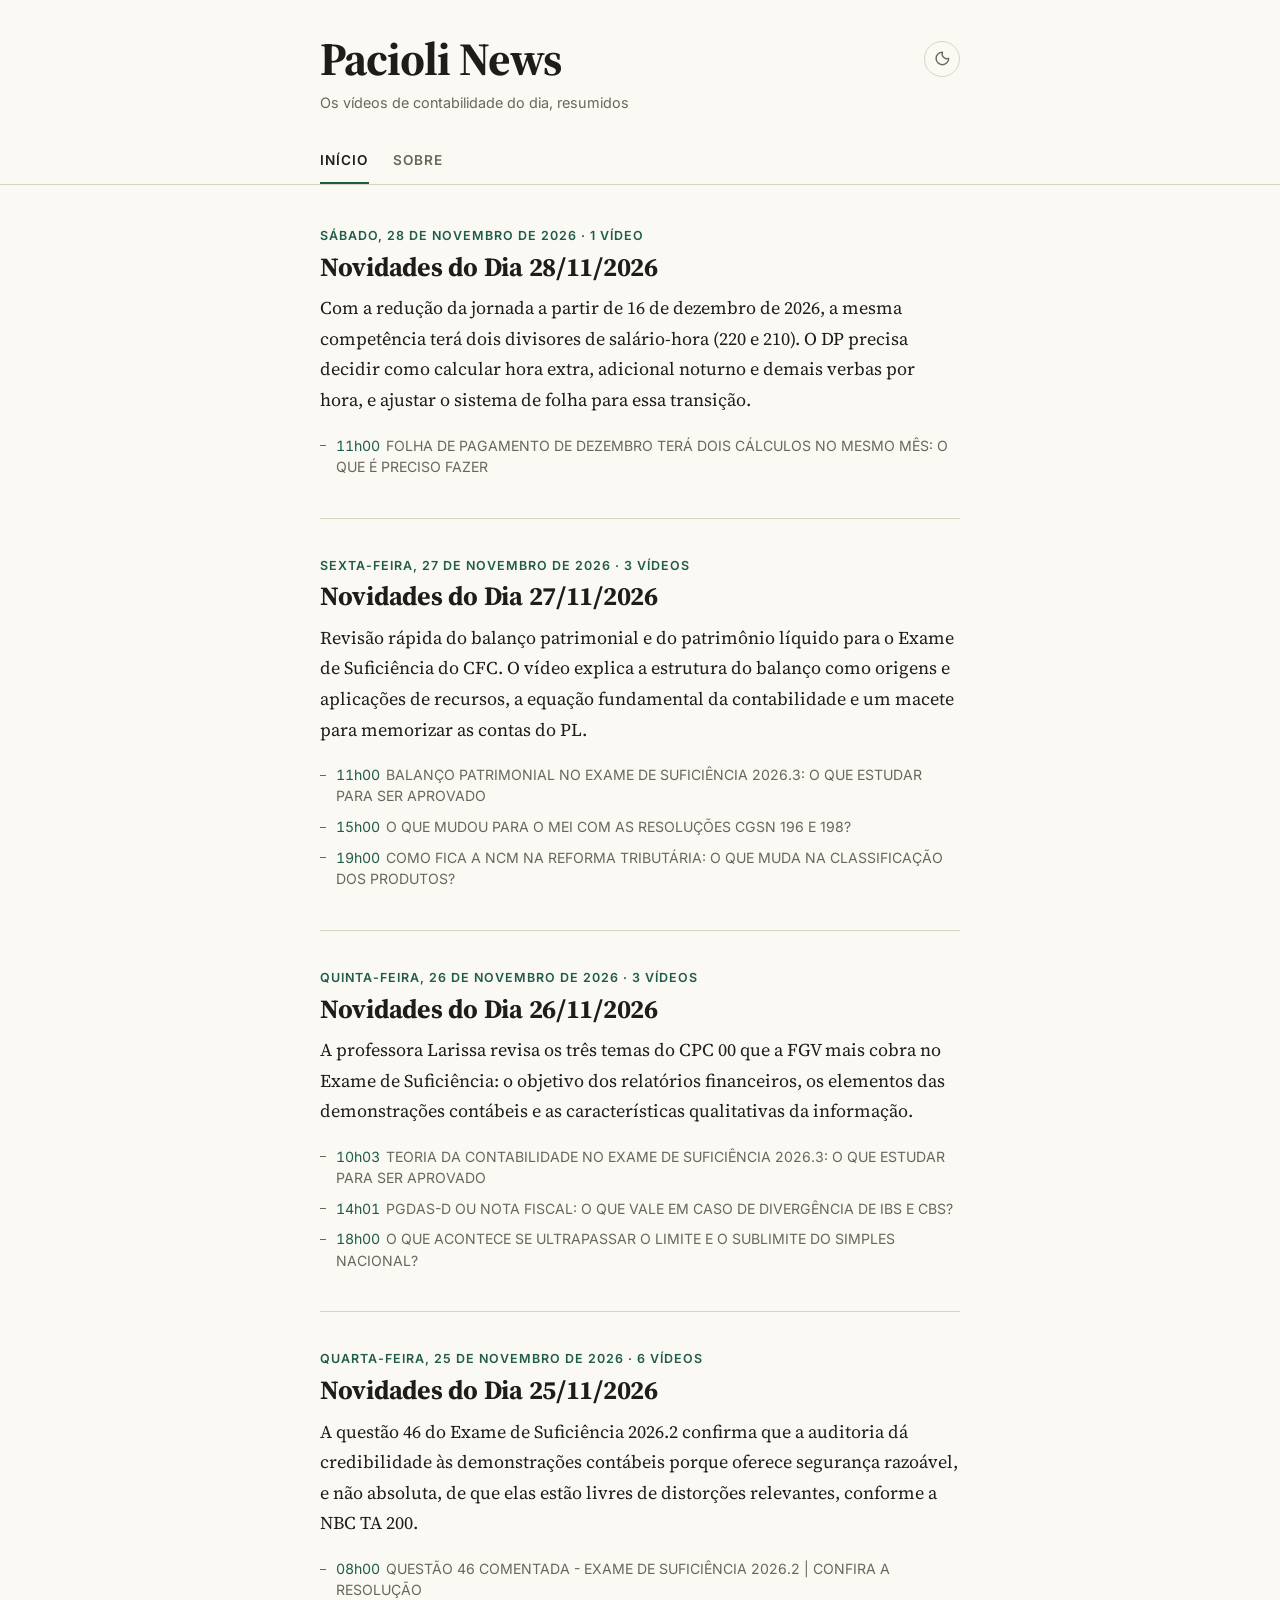
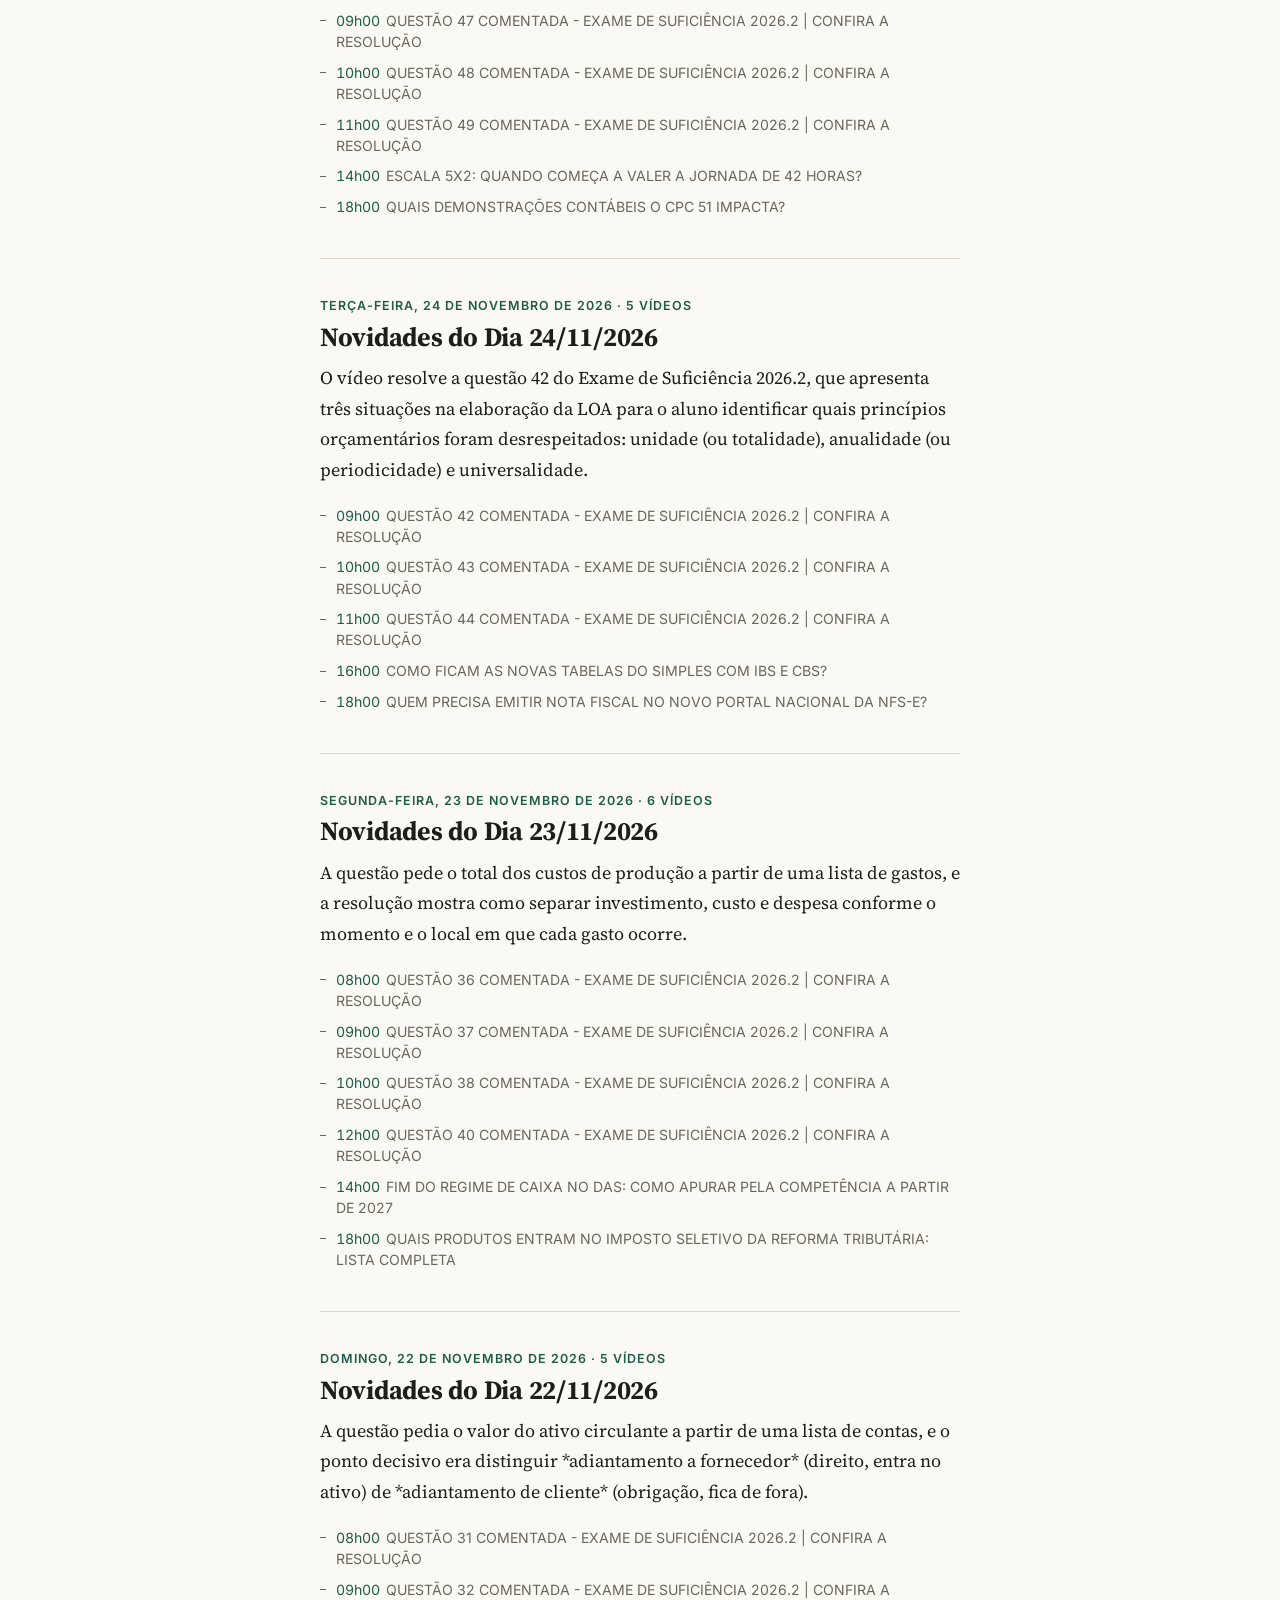
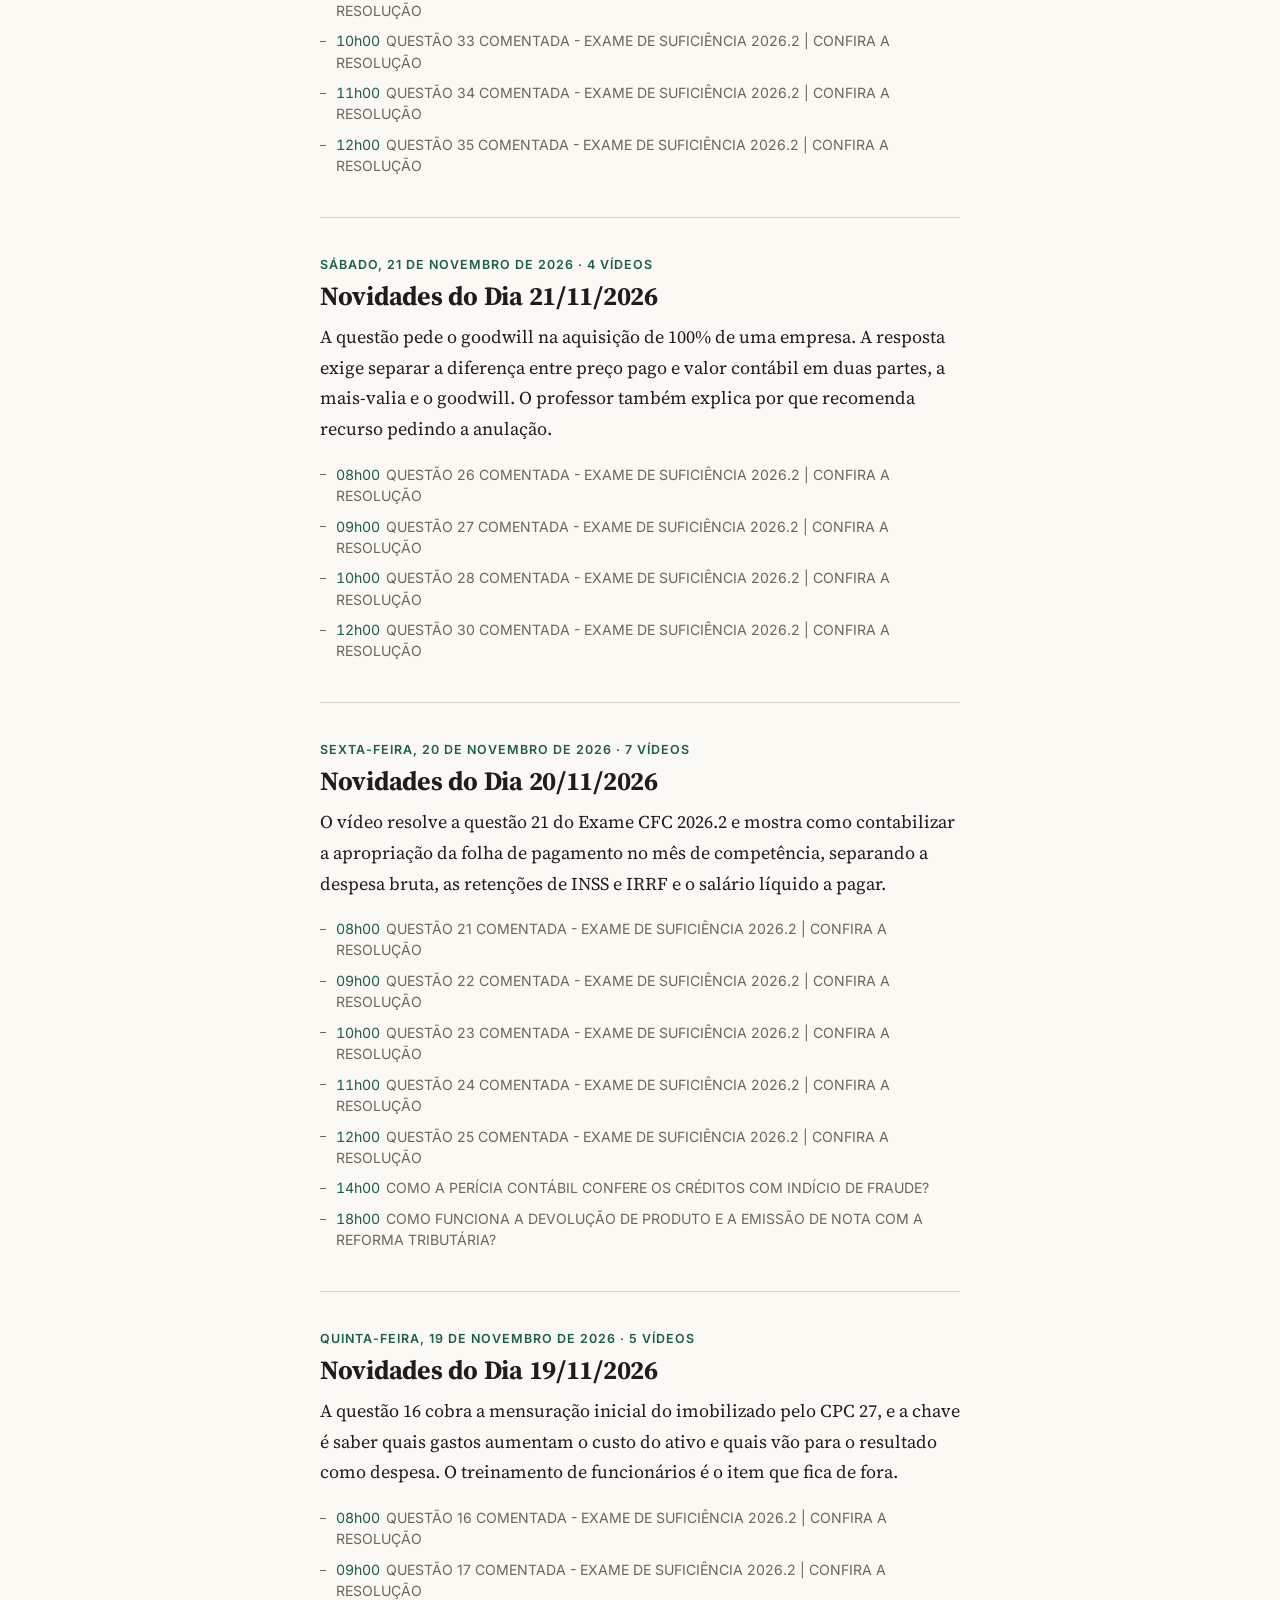
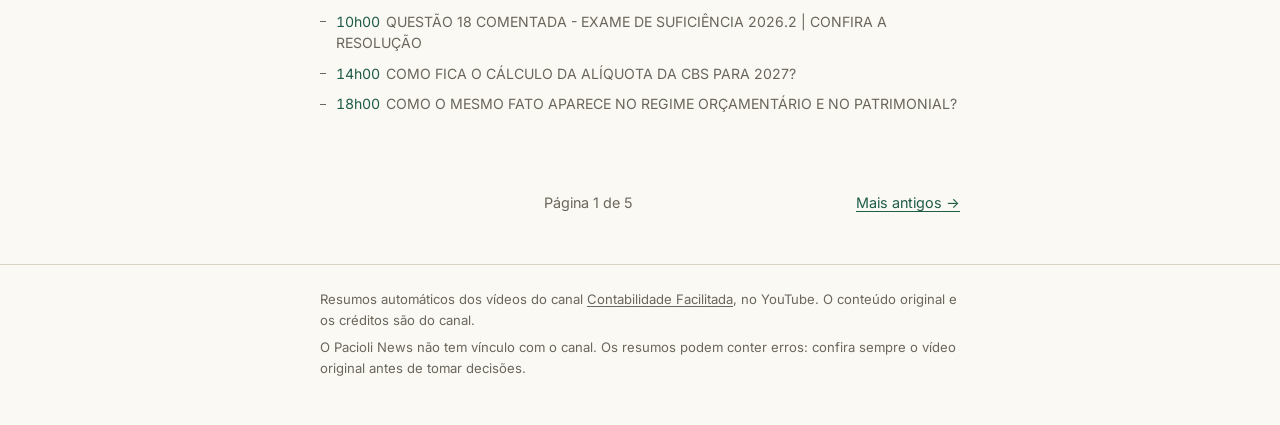
<file: site/index.html>
<!doctype html>
<html lang="pt-BR">
<head>
<meta charset="utf-8">
<meta name="viewport" content="width=device-width, initial-scale=1">
<title>Pacioli News</title>
<meta name="description" content="Os vídeos do canal Contabilidade Facilitada, resumidos todos os dias.">
<script>
  // Aplica o tema salvo antes de desenhar a página (evita piscar).
  try { var t = localStorage.getItem("tema"); if (t) document.documentElement.setAttribute("data-theme", t); } catch (e) {}
</script>
<link rel="icon" href="data:image/svg+xml,%3Csvg xmlns='http://www.w3.org/2000/svg' viewBox='0 0 64 64'%3E%3Crect width='64' height='64' rx='12' fill='%231f5c4a'/%3E%3Ctext x='32' y='46' font-family='Georgia,serif' font-size='42' font-weight='700' text-anchor='middle' fill='%23fbf9f4'%3EP%3C/text%3E%3C/svg%3E">
<link rel="preconnect" href="https://fonts.googleapis.com">
<link rel="preconnect" href="https://fonts.gstatic.com" crossorigin>
<link href="https://fonts.googleapis.com/css2?family=Inter:wght@400;600;700&family=Source+Serif+4:ital,opsz,wght@0,8..60,400;0,8..60,650;0,8..60,700;1,8..60,400&display=swap" rel="stylesheet">
<link rel="stylesheet" href="assets/style.css">
</head>
<body data-page="home">
<header class="masthead">
  <div class="wrap">
    <div class="masthead-top">
      <a class="brand" href="index.html">
        <span class="brand-name">Pacioli News</span>
        <span class="brand-tagline">Os vídeos de contabilidade do dia, resumidos</span>
      </a>
      <button class="theme-toggle" type="button" aria-label="Alternar tema">
        <svg viewBox="0 0 24 24" fill="none" stroke="currentColor" stroke-width="2" stroke-linecap="round" stroke-linejoin="round" aria-hidden="true"><path d="M12 3a9 9 0 1 0 9 9 7 7 0 0 1-9-9z"/></svg>
      </button>
    </div>
    <nav class="nav" aria-label="Principal">
      <a href="index.html" aria-current="page">Início</a>
      <a href="sobre.html">Sobre</a>
    </nav>
  </div>
</header>
<main>
  <div class="wrap">
    <h1 class="visually-hidden">Últimos posts</h1>
    <div id="posts"><p class="status">Carregando…</p></div>
  </div>
</main>
<footer class="footer">
  <div class="wrap">
    <p>Resumos automáticos dos vídeos do canal <a href="https://www.youtube.com/@contabilidadefacilitada" target="_blank" rel="noopener">Contabilidade Facilitada</a>, no YouTube. O conteúdo original e os créditos são do canal.</p>
    <p>O Pacioli News não tem vínculo com o canal. Os resumos podem conter erros: confira sempre o vídeo original antes de tomar decisões.</p>
  </div>
</footer>
<script src="assets/app.js"></script>
</body>
</html>
</file>
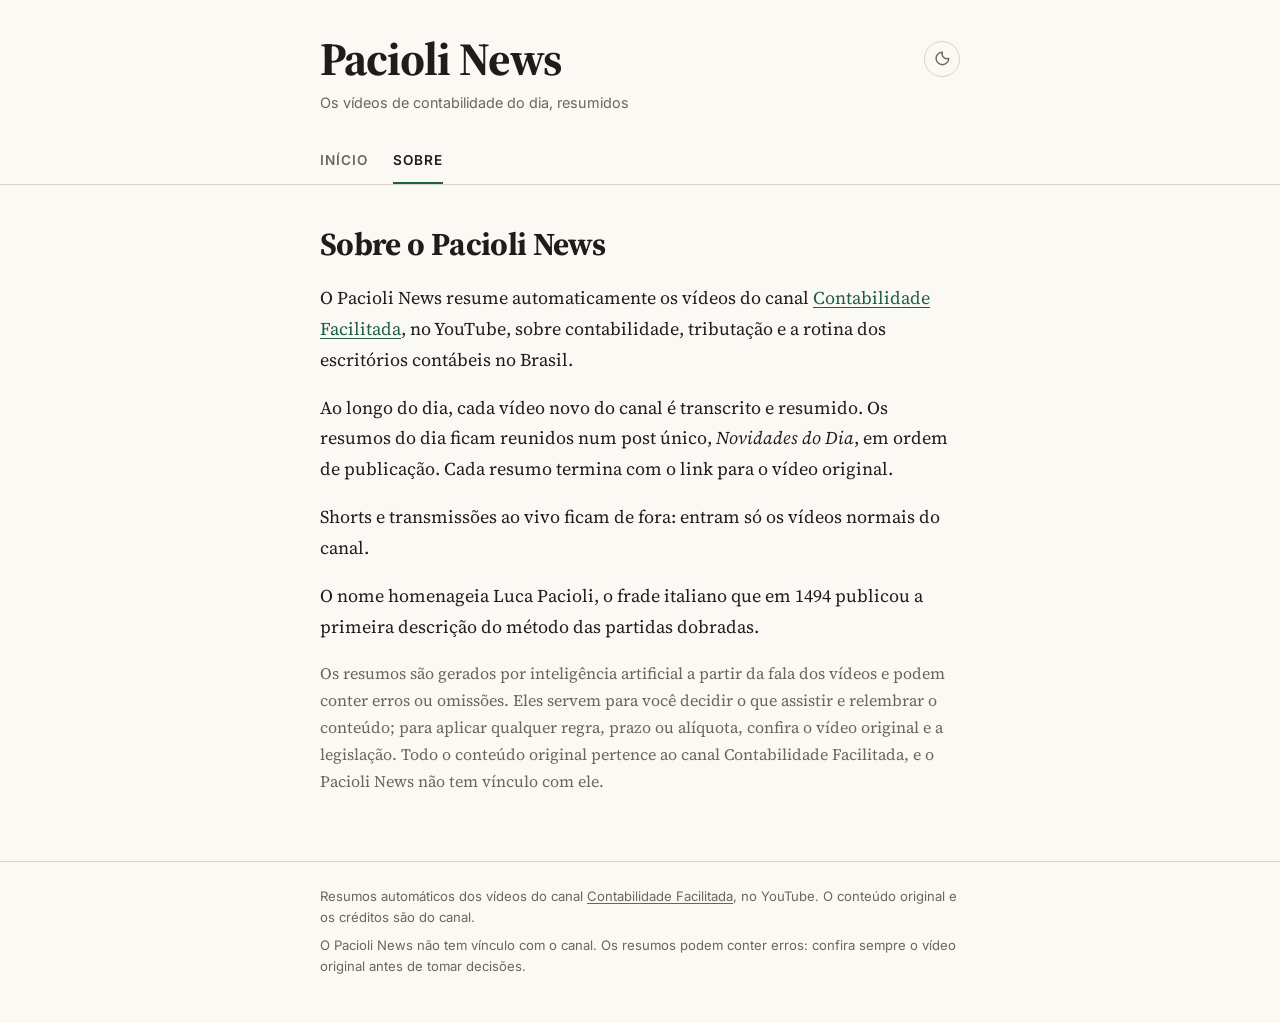
<file: site/sobre.html>
<!doctype html>
<html lang="pt-BR">
<head>
<meta charset="utf-8">
<meta name="viewport" content="width=device-width, initial-scale=1">
<title>Sobre · Pacioli News</title>
<meta name="description" content="Os vídeos do canal Contabilidade Facilitada, resumidos todos os dias.">
<script>
  // Aplica o tema salvo antes de desenhar a página (evita piscar).
  try { var t = localStorage.getItem("tema"); if (t) document.documentElement.setAttribute("data-theme", t); } catch (e) {}
</script>
<link rel="icon" href="data:image/svg+xml,%3Csvg xmlns='http://www.w3.org/2000/svg' viewBox='0 0 64 64'%3E%3Crect width='64' height='64' rx='12' fill='%231f5c4a'/%3E%3Ctext x='32' y='46' font-family='Georgia,serif' font-size='42' font-weight='700' text-anchor='middle' fill='%23fbf9f4'%3EP%3C/text%3E%3C/svg%3E">
<link rel="preconnect" href="https://fonts.googleapis.com">
<link rel="preconnect" href="https://fonts.gstatic.com" crossorigin>
<link href="https://fonts.googleapis.com/css2?family=Inter:wght@400;600;700&family=Source+Serif+4:ital,opsz,wght@0,8..60,400;0,8..60,650;0,8..60,700;1,8..60,400&display=swap" rel="stylesheet">
<link rel="stylesheet" href="assets/style.css">
</head>
<body data-page="sobre">
<header class="masthead">
  <div class="wrap">
    <div class="masthead-top">
      <a class="brand" href="index.html">
        <span class="brand-name">Pacioli News</span>
        <span class="brand-tagline">Os vídeos de contabilidade do dia, resumidos</span>
      </a>
      <button class="theme-toggle" type="button" aria-label="Alternar tema">
        <svg viewBox="0 0 24 24" fill="none" stroke="currentColor" stroke-width="2" stroke-linecap="round" stroke-linejoin="round" aria-hidden="true"><path d="M12 3a9 9 0 1 0 9 9 7 7 0 0 1-9-9z"/></svg>
      </button>
    </div>
    <nav class="nav" aria-label="Principal">
      <a href="index.html">Início</a>
      <a href="sobre.html" aria-current="page">Sobre</a>
    </nav>
  </div>
</header>
<main>
  <div class="wrap">
    <article class="page">
      <h1>Sobre o Pacioli News</h1>
      <p>O Pacioli News resume automaticamente os vídeos do canal <a href="https://www.youtube.com/@contabilidadefacilitada" target="_blank" rel="noopener">Contabilidade Facilitada</a>, no YouTube, sobre contabilidade, tributação e a rotina dos escritórios contábeis no Brasil.</p>
      <p>Ao longo do dia, cada vídeo novo do canal é transcrito e resumido. Os resumos do dia ficam reunidos num post único, <em>Novidades do Dia</em>, em ordem de publicação. Cada resumo termina com o link para o vídeo original.</p>
      <p>Shorts e transmissões ao vivo ficam de fora: entram só os vídeos normais do canal.</p>
      <p>O nome homenageia Luca Pacioli, o frade italiano que em 1494 publicou a primeira descrição do método das partidas dobradas.</p>
      <p class="note">Os resumos são gerados por inteligência artificial a partir da fala dos vídeos e podem conter erros ou omissões. Eles servem para você decidir o que assistir e relembrar o conteúdo; para aplicar qualquer regra, prazo ou alíquota, confira o vídeo original e a legislação. Todo o conteúdo original pertence ao canal Contabilidade Facilitada, e o Pacioli News não tem vínculo com ele.</p>
    </article>
  </div>
</main>
<footer class="footer">
  <div class="wrap">
    <p>Resumos automáticos dos vídeos do canal <a href="https://www.youtube.com/@contabilidadefacilitada" target="_blank" rel="noopener">Contabilidade Facilitada</a>, no YouTube. O conteúdo original e os créditos são do canal.</p>
    <p>O Pacioli News não tem vínculo com o canal. Os resumos podem conter erros: confira sempre o vídeo original antes de tomar decisões.</p>
  </div>
</footer>
<script src="assets/app.js"></script>
</body>
</html>
</file>
<file: site/assets/style.css>
/* Pacioli News: tipografia de jornal, coluna de leitura, modo claro e escuro. */

:root {
  --bg: #fbf9f4;
  --surface: #f3efe5;
  --text: #1f1d1a;
  --muted: #6b665c;
  --rule: #d9d3c4;
  --accent: #1f5c4a;
  --accent-soft: #e3ece6;
  --link: #1f5c4a;
  --serif: "Source Serif 4", Georgia, "Times New Roman", serif;
  --sans: "Inter", -apple-system, BlinkMacSystemFont, "Segoe UI", sans-serif;
  --measure: 42rem;
  color-scheme: light;
}

@media (prefers-color-scheme: dark) {
  :root:not([data-theme="light"]) {
    --bg: #161714;
    --surface: #1f211d;
    --text: #e8e4da;
    --muted: #a19b8e;
    --rule: #34372f;
    --accent: #7fc4a6;
    --accent-soft: #1f3129;
    --link: #8fd0b3;
    color-scheme: dark;
  }
}

:root[data-theme="dark"] {
  --bg: #161714;
  --surface: #1f211d;
  --text: #e8e4da;
  --muted: #a19b8e;
  --rule: #34372f;
  --accent: #7fc4a6;
  --accent-soft: #1f3129;
  --link: #8fd0b3;
  color-scheme: dark;
}

*, *::before, *::after { box-sizing: border-box; }

html { -webkit-text-size-adjust: 100%; }

body {
  margin: 0;
  background: var(--bg);
  color: var(--text);
  font-family: var(--serif);
  font-size: 1.125rem;
  line-height: 1.7;
  text-rendering: optimizeLegibility;
}

a { color: var(--link); text-underline-offset: 0.18em; text-decoration-thickness: 1px; }
a:hover { text-decoration-thickness: 2px; }

.wrap { max-width: var(--measure); margin: 0 auto; padding: 0 16px; }

/* ---------- Cabeçalho ---------- */

.masthead { border-bottom: 1px solid var(--rule); padding: 2.25rem 0 0; }

.masthead-top { display: flex; align-items: flex-start; justify-content: space-between; gap: 1rem; }

.brand { text-decoration: none; color: var(--text); }

.brand-name {
  display: block;
  font-family: var(--serif);
  font-weight: 700;
  font-size: clamp(2.1rem, 7vw, 2.9rem);
  letter-spacing: -0.02em;
  line-height: 1;
}

.brand-tagline {
  display: block;
  margin-top: 0.55rem;
  font-family: var(--sans);
  font-size: 0.9rem;
  color: var(--muted);
}

.theme-toggle {
  flex: none;
  margin-top: 0.3rem;
  width: 2.25rem;
  height: 2.25rem;
  border: 1px solid var(--rule);
  border-radius: 50%;
  background: transparent;
  color: var(--muted);
  cursor: pointer;
  display: grid;
  place-items: center;
}
.theme-toggle:hover { color: var(--text); border-color: var(--muted); }
.theme-toggle svg { width: 1.05rem; height: 1.05rem; }

.nav { display: flex; gap: 1.5rem; margin-top: 1.5rem; font-family: var(--sans); font-size: 0.85rem; }
.nav a {
  color: var(--muted);
  text-decoration: none;
  padding: 0.6rem 0;
  border-bottom: 2px solid transparent;
  text-transform: uppercase;
  letter-spacing: 0.08em;
  font-weight: 600;
}
.nav a:hover { color: var(--text); }
.nav a[aria-current="page"] { color: var(--text); border-bottom-color: var(--accent); }

main { padding: 2.5rem 0 3rem; min-height: 50vh; }

/* ---------- Home ---------- */

.post-list { list-style: none; margin: 0; padding: 0; }

.post-item { padding: 0 0 2.25rem; margin: 0 0 2.25rem; border-bottom: 1px solid var(--rule); }
.post-item:last-child { border-bottom: 0; }

.kicker {
  font-family: var(--sans);
  font-size: 0.78rem;
  font-weight: 600;
  letter-spacing: 0.08em;
  text-transform: uppercase;
  color: var(--accent);
}

.post-item h2 { margin: 0.35rem 0 0.6rem; font-size: 1.65rem; line-height: 1.2; letter-spacing: -0.01em; }
.post-item h2 a { color: var(--text); text-decoration: none; }
.post-item h2 a:hover { color: var(--accent); }

.excerpt { margin: 0 0 0.9rem; color: var(--text); }

.video-titles { list-style: none; margin: 0; padding: 0; font-family: var(--sans); font-size: 0.88rem; line-height: 1.5; }
.video-titles li { padding: 0.3rem 0 0.3rem 1rem; position: relative; color: var(--muted); }
.video-titles li::before { content: ""; position: absolute; left: 0; top: calc(0.3rem + 0.75em); width: 0.4rem; height: 1px; background: var(--muted); }
.video-titles a { color: inherit; text-decoration: none; }
.video-titles a:hover { color: var(--text); text-decoration: underline; }
.video-titles .time { font-variant-numeric: tabular-nums; margin-right: 0.4rem; color: var(--accent); }

.pagination { display: flex; justify-content: space-between; gap: 1rem; font-family: var(--sans); font-size: 0.9rem; }
.pagination span { color: var(--muted); }

/* ---------- Post ---------- */

.post-header { margin-bottom: 2rem; padding-bottom: 1.5rem; border-bottom: 1px solid var(--rule); }
.post-header h1 { margin: 0.4rem 0 0.5rem; font-size: clamp(1.9rem, 6vw, 2.5rem); line-height: 1.15; letter-spacing: -0.02em; }
.post-meta { font-family: var(--sans); font-size: 0.88rem; color: var(--muted); }

.toc {
  margin: 0 0 2.5rem;
  padding: 1rem 1.25rem;
  background: var(--surface);
  border-radius: 6px;
}
.toc-title { margin: 0 0 0.25rem; font-family: var(--sans); font-size: 0.75rem; font-weight: 600; letter-spacing: 0.08em; text-transform: uppercase; color: var(--muted); }

.post-body .video { padding-bottom: 2.5rem; margin-bottom: 2.5rem; border-bottom: 1px solid var(--rule); }
.post-body .video:last-child { border-bottom: 0; margin-bottom: 0; }

.post-body h2 { font-size: 1.45rem; line-height: 1.25; letter-spacing: -0.01em; margin: 0 0 1rem; scroll-margin-top: 1rem; }
.post-body h3 {
  font-family: var(--sans);
  font-size: 0.8rem;
  font-weight: 700;
  letter-spacing: 0.08em;
  text-transform: uppercase;
  color: var(--accent);
  margin: 2rem 0 0.6rem;
}
.post-body p { margin: 0 0 1rem; }
.post-body ul, .post-body ol { padding-left: 1.4rem; margin: 0 0 1rem; }
.post-body li { margin: 0.35rem 0; }
.post-body li > ul { margin: 0.3rem 0 0.5rem; }
.post-body strong { font-weight: 650; }

/* "Em uma frase" logo abaixo do título */
.post-body h2 + p {
  font-size: 1.15rem;
  padding: 0.9rem 1.1rem;
  background: var(--accent-soft);
  border-left: 3px solid var(--accent);
  border-radius: 0 6px 6px 0;
}

.fonte {
  display: flex;
  gap: 1rem;
  align-items: center;
  margin-top: 2rem;
  padding: 0.85rem;
  border: 1px solid var(--rule);
  border-radius: 8px;
  font-family: var(--sans);
  font-size: 0.88rem;
  line-height: 1.45;
}
.fonte-thumb { flex: none; display: block; width: 8.5rem; aspect-ratio: 16 / 9; border-radius: 4px; overflow: hidden; background: var(--surface); }
.fonte-thumb img { width: 100%; height: 100%; object-fit: cover; display: block; }
.fonte-texto { display: flex; flex-direction: column; gap: 0.2rem; min-width: 0; }
.fonte-texto a { font-weight: 600; }
.fonte-texto span { color: var(--muted); }

.post-nav {
  display: flex;
  justify-content: space-between;
  gap: 1rem;
  margin-top: 3rem;
  padding-top: 1.5rem;
  border-top: 1px solid var(--rule);
  font-family: var(--sans);
  font-size: 0.9rem;
}
.post-nav a { text-decoration: none; display: flex; flex-direction: column; gap: 0.15rem; }
.post-nav a small { color: var(--muted); font-size: 0.75rem; letter-spacing: 0.06em; text-transform: uppercase; }
.post-nav .next { text-align: right; margin-left: auto; }

/* ---------- Páginas de texto ---------- */

.page h1 { font-size: 2rem; line-height: 1.2; margin: 0 0 1.25rem; letter-spacing: -0.02em; }
.page p { margin: 0 0 1.1rem; }
.note { color: var(--muted); font-size: 1rem; }

.status { color: var(--muted); font-family: var(--sans); font-size: 0.95rem; }

/* ---------- Rodapé ---------- */

.footer { border-top: 1px solid var(--rule); padding: 1.5rem 0 2.5rem; font-family: var(--sans); font-size: 0.82rem; line-height: 1.6; color: var(--muted); }
.footer p { margin: 0 0 0.4rem; }
.footer a { color: var(--muted); }

@media (max-width: 520px) {
  body { font-size: 1.0625rem; }
  .masthead { padding-top: 1.5rem; }
  main { padding-top: 1.75rem; }
  .fonte { flex-direction: column; align-items: stretch; }
  .fonte-thumb { width: 100%; }
}

.visually-hidden { position: absolute; width: 1px; height: 1px; padding: 0; margin: -1px; overflow: hidden; clip: rect(0 0 0 0); white-space: nowrap; border: 0; }
</file>
